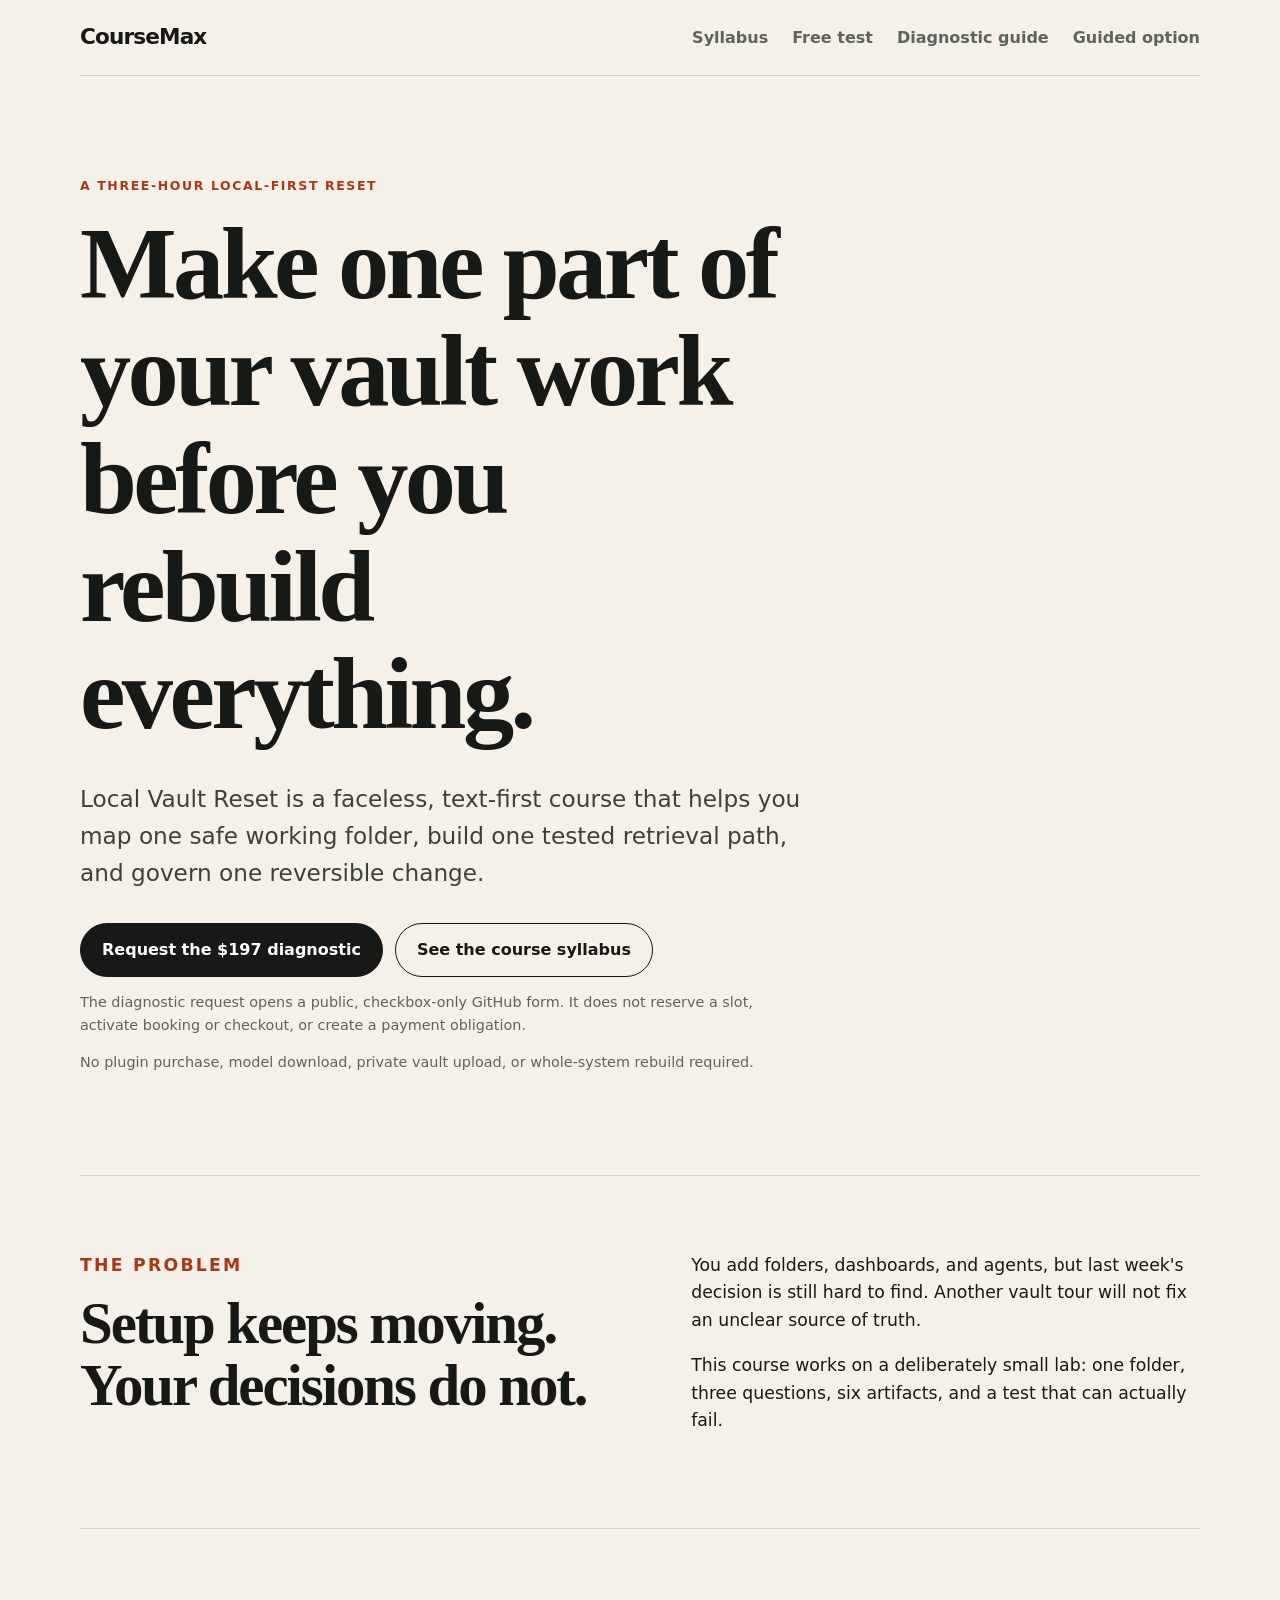
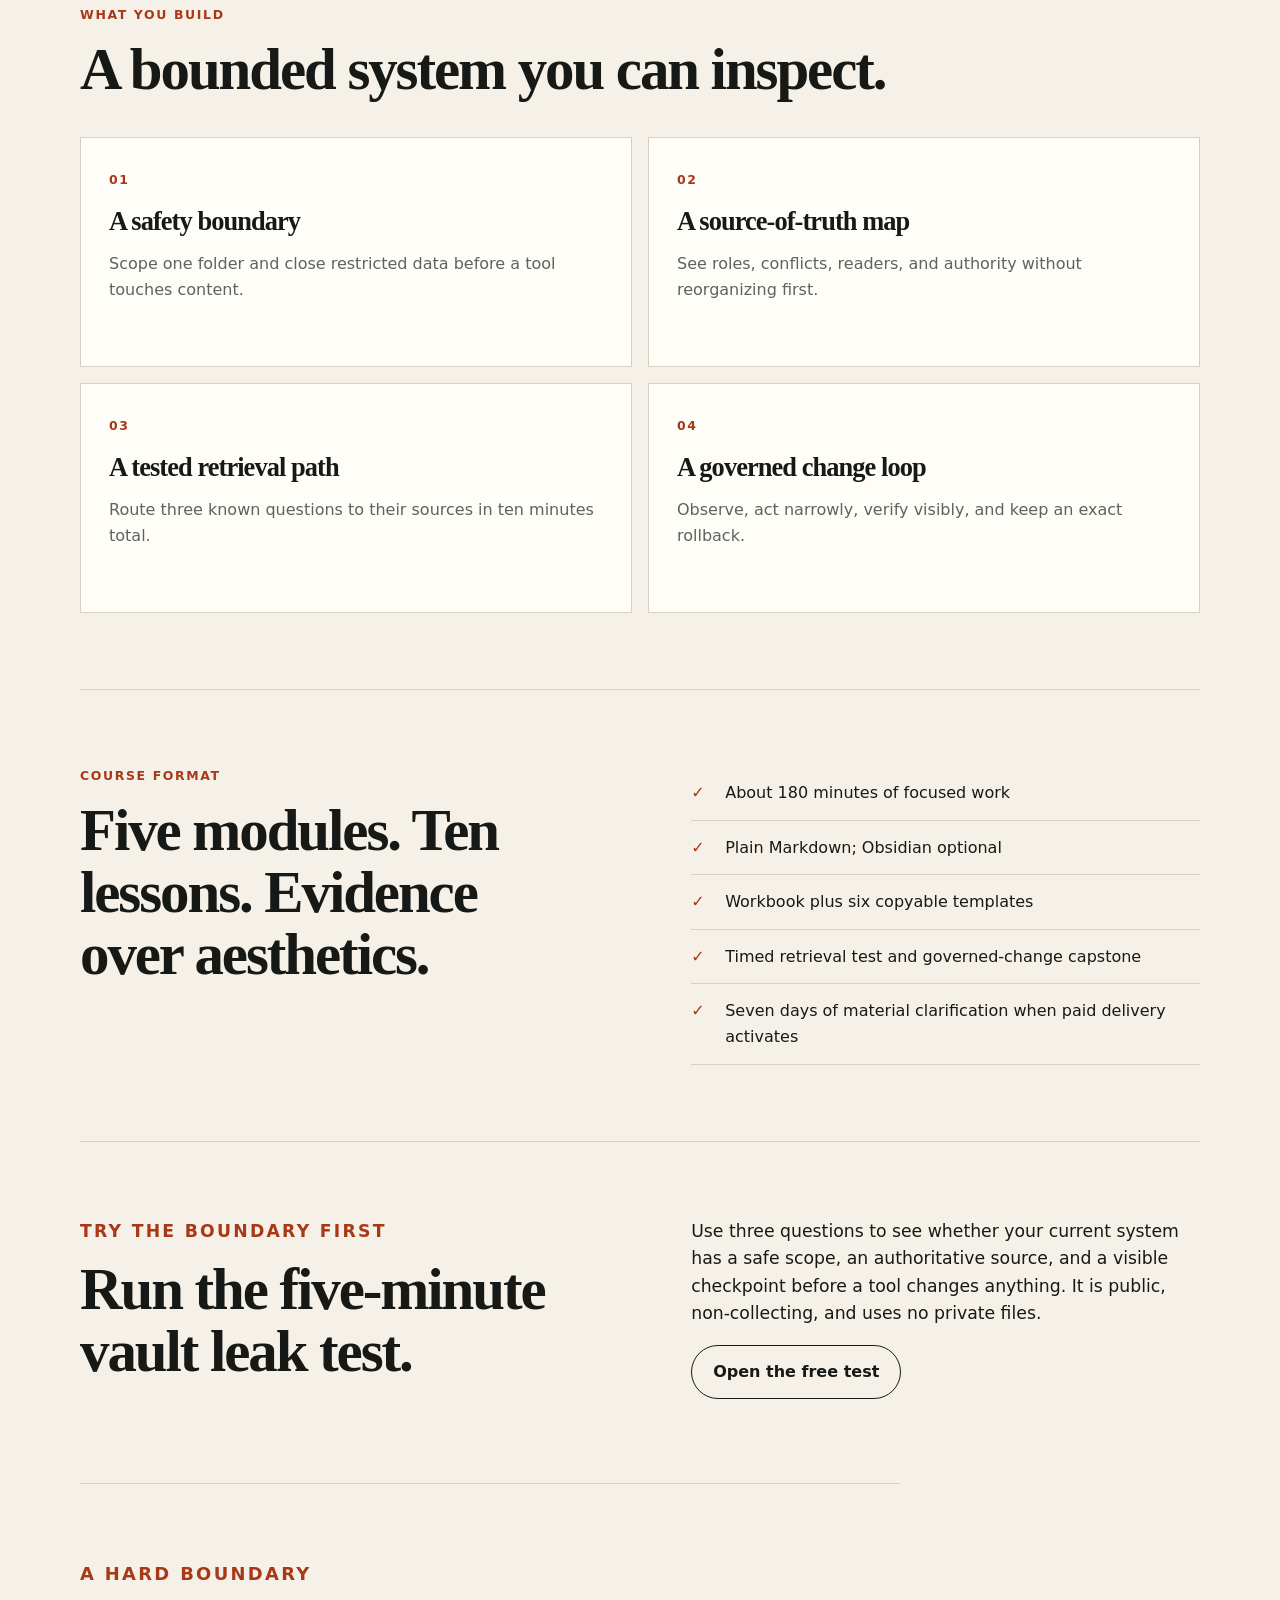
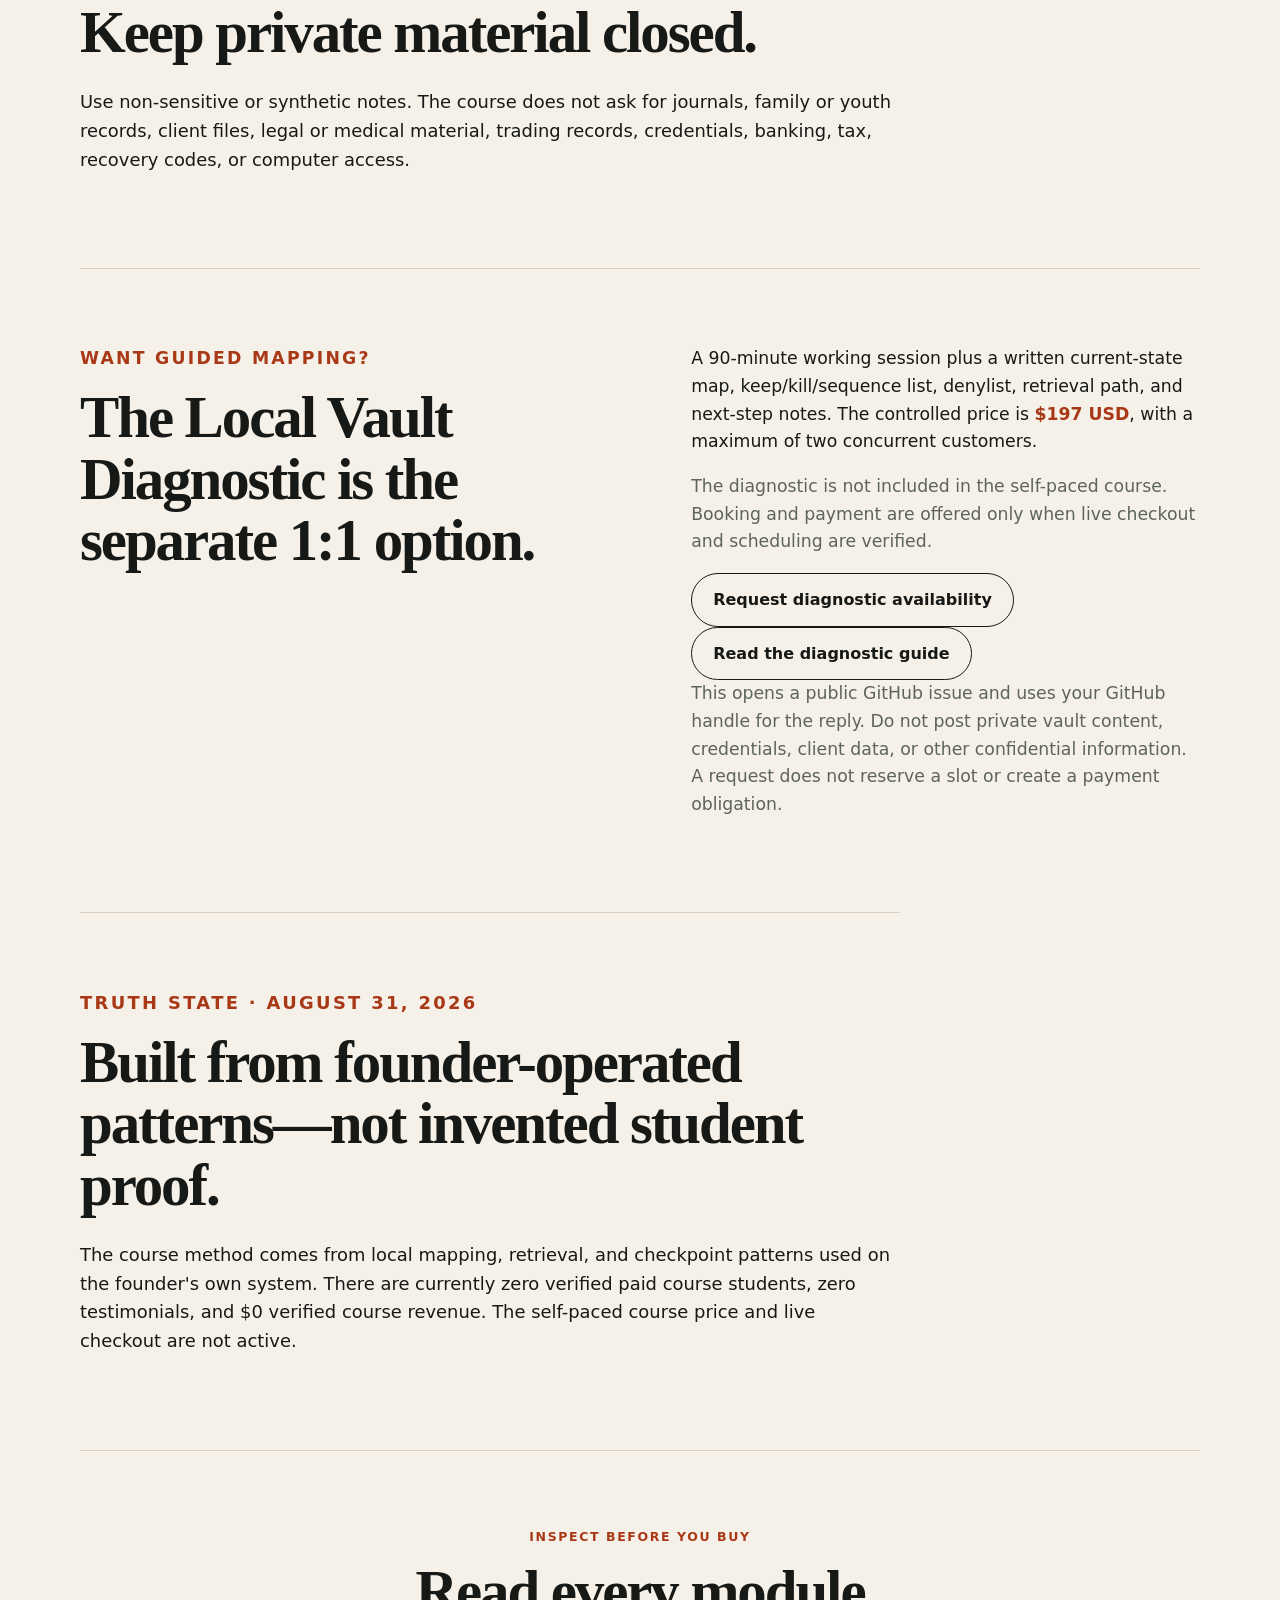
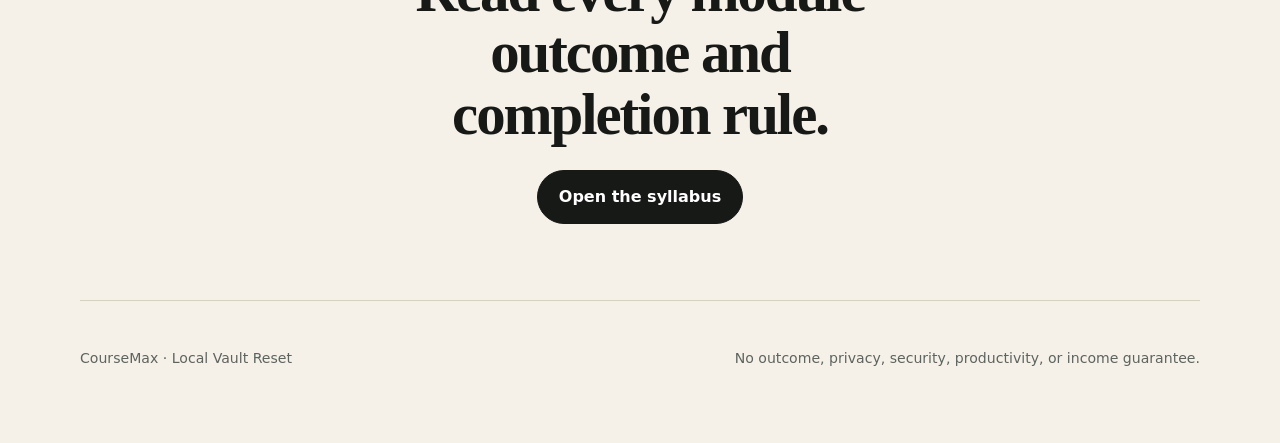
<file: index.html>
<!doctype html>
<html lang="en">
<head>
  <meta charset="utf-8">
  <meta name="viewport" content="width=device-width, initial-scale=1">
  <meta name="description" content="Local Vault Reset is a three-hour, text-first course for building one bounded retrieval path and governed change workflow.">
  <meta name="robots" content="index,follow">
  <link rel="canonical" href="https://nova-digital-jig.github.io/local-vault-reset/">
  <meta property="og:type" content="website">
  <meta property="og:url" content="https://nova-digital-jig.github.io/local-vault-reset/">
  <meta property="og:title" content="Local Vault Reset — CourseMax">
  <meta property="og:description" content="Local Vault Reset is a three-hour, text-first course for building one bounded retrieval path and governed change workflow.">
  <meta name="twitter:card" content="summary">
  <meta name="twitter:title" content="Local Vault Reset — CourseMax">
  <meta name="twitter:description" content="Local Vault Reset is a three-hour, text-first course for building one bounded retrieval path and governed change workflow.">
  <title>Local Vault Reset — CourseMax</title>
  <link rel="stylesheet" href="styles.css">
</head>
<body>
  <header class="site-header">
    <a class="brand" href="index.html" aria-label="CourseMax home">CourseMax</a>
    <nav aria-label="Primary navigation">
      <a href="syllabus.html">Syllabus</a>
      <a href="vault-leak-test.html">Free test</a>
      <a href="obsidian-vault-workflow-diagnostic.html">Diagnostic guide</a>
      <a href="#guided">Guided option</a>
    </nav>
  </header>

  <main>
    <section class="hero">
      <p class="eyebrow">A three-hour local-first reset</p>
      <h1>Make one part of your vault work before you rebuild everything.</h1>
      <p class="lede">Local Vault Reset is a faceless, text-first course that
        helps you map one safe working folder, build one tested retrieval path,
        and govern one reversible change.</p>
      <div class="actions">
        <a class="button primary" href="https://github.com/nova-digital-jig/local-vault-reset/issues/new?template=guided-diagnostic-interest.yml">Request the $197 diagnostic</a>
        <a class="button secondary" href="syllabus.html">See the course syllabus</a>
      </div>
      <p class="microcopy">The diagnostic request opens a public, checkbox-only
        GitHub form. It does not reserve a slot, activate booking or checkout,
        or create a payment obligation.</p>
      <p class="microcopy">No plugin purchase, model download, private vault
        upload, or whole-system rebuild required.</p>
    </section>

    <section class="problem grid" aria-labelledby="problem-title">
      <div>
        <p class="section-tag">The problem</p>
        <h2 id="problem-title">Setup keeps moving. Your decisions do not.</h2>
      </div>
      <div>
        <p>You add folders, dashboards, and agents, but last week's decision is
          still hard to find. Another vault tour will not fix an unclear source
          of truth.</p>
        <p>This course works on a deliberately small lab: one folder, three
          questions, six artifacts, and a test that can actually fail.</p>
      </div>
    </section>

    <section class="outcomes" aria-labelledby="outcomes-title">
      <p class="section-tag">What you build</p>
      <h2 id="outcomes-title">A bounded system you can inspect.</h2>
      <div class="cards">
        <article><span>01</span><h3>A safety boundary</h3><p>Scope one folder and close restricted data before a tool touches content.</p></article>
        <article><span>02</span><h3>A source-of-truth map</h3><p>See roles, conflicts, readers, and authority without reorganizing first.</p></article>
        <article><span>03</span><h3>A tested retrieval path</h3><p>Route three known questions to their sources in ten minutes total.</p></article>
        <article><span>04</span><h3>A governed change loop</h3><p>Observe, act narrowly, verify visibly, and keep an exact rollback.</p></article>
      </div>
    </section>

    <section class="split" aria-labelledby="format-title">
      <div>
        <p class="section-tag">Course format</p>
        <h2 id="format-title">Five modules. Ten lessons. Evidence over aesthetics.</h2>
      </div>
      <ul class="checklist">
        <li>About 180 minutes of focused work</li>
        <li>Plain Markdown; Obsidian optional</li>
        <li>Workbook plus six copyable templates</li>
        <li>Timed retrieval test and governed-change capstone</li>
        <li>Seven days of material clarification when paid delivery activates</li>
      </ul>
    </section>

    <section class="guided grid" aria-labelledby="test-title">
      <div>
        <p class="section-tag">Try the boundary first</p>
        <h2 id="test-title">Run the five-minute vault leak test.</h2>
      </div>
      <div>
        <p>Use three questions to see whether your current system has a safe
          scope, an authoritative source, and a visible checkpoint before a
          tool changes anything. It is public, non-collecting, and uses no
          private files.</p>
        <a class="button secondary" href="vault-leak-test.html">Open the free test</a>
      </div>
    </section>

    <section class="boundary" aria-labelledby="boundary-title">
      <p class="section-tag">A hard boundary</p>
      <h2 id="boundary-title">Keep private material closed.</h2>
      <p>Use non-sensitive or synthetic notes. The course does not ask for
        journals, family or youth records, client files, legal or medical
        material, trading records, credentials, banking, tax, recovery codes,
        or computer access.</p>
    </section>

    <section id="guided" class="guided grid" aria-labelledby="guided-title">
      <div>
        <p class="section-tag">Want guided mapping?</p>
        <h2 id="guided-title">The Local Vault Diagnostic is the separate 1:1 option.</h2>
      </div>
      <div>
        <p>A 90-minute working session plus a written current-state map,
          keep/kill/sequence list, denylist, retrieval path, and next-step notes.
          The controlled price is <strong>$197 USD</strong>, with a maximum of two
          concurrent customers.</p>
        <p class="microcopy">The diagnostic is not included in the self-paced
          course. Booking and payment are offered only when live checkout and
          scheduling are verified.</p>
        <a class="button secondary" href="https://github.com/nova-digital-jig/local-vault-reset/issues/new?template=guided-diagnostic-interest.yml">Request diagnostic availability</a>
        <a class="button secondary" href="obsidian-vault-workflow-diagnostic.html">Read the diagnostic guide</a>
        <p class="microcopy">This opens a public GitHub issue and uses your
          GitHub handle for the reply. Do not post private vault content,
          credentials, client data, or other confidential information. A request
          does not reserve a slot or create a payment obligation.</p>
      </div>
    </section>

    <section id="truth" class="truth" aria-labelledby="truth-title">
      <p class="section-tag">Truth state · August 31, 2026</p>
      <h2 id="truth-title">Built from founder-operated patterns—not invented student proof.</h2>
      <p>The course method comes from local mapping, retrieval, and checkpoint
        patterns used on the founder's own system. There are currently zero
        verified paid course students, zero testimonials, and $0 verified course
        revenue. The self-paced course price and live checkout are not active.</p>
    </section>

    <section class="final-cta" aria-labelledby="cta-title">
      <p class="section-tag">Inspect before you buy</p>
      <h2 id="cta-title">Read every module outcome and completion rule.</h2>
      <a class="button primary" href="syllabus.html">Open the syllabus</a>
    </section>
  </main>

  <footer>
    <p>CourseMax · Local Vault Reset</p>
    <p>No outcome, privacy, security, productivity, or income guarantee.</p>
  </footer>
</body>
</html>
</file>
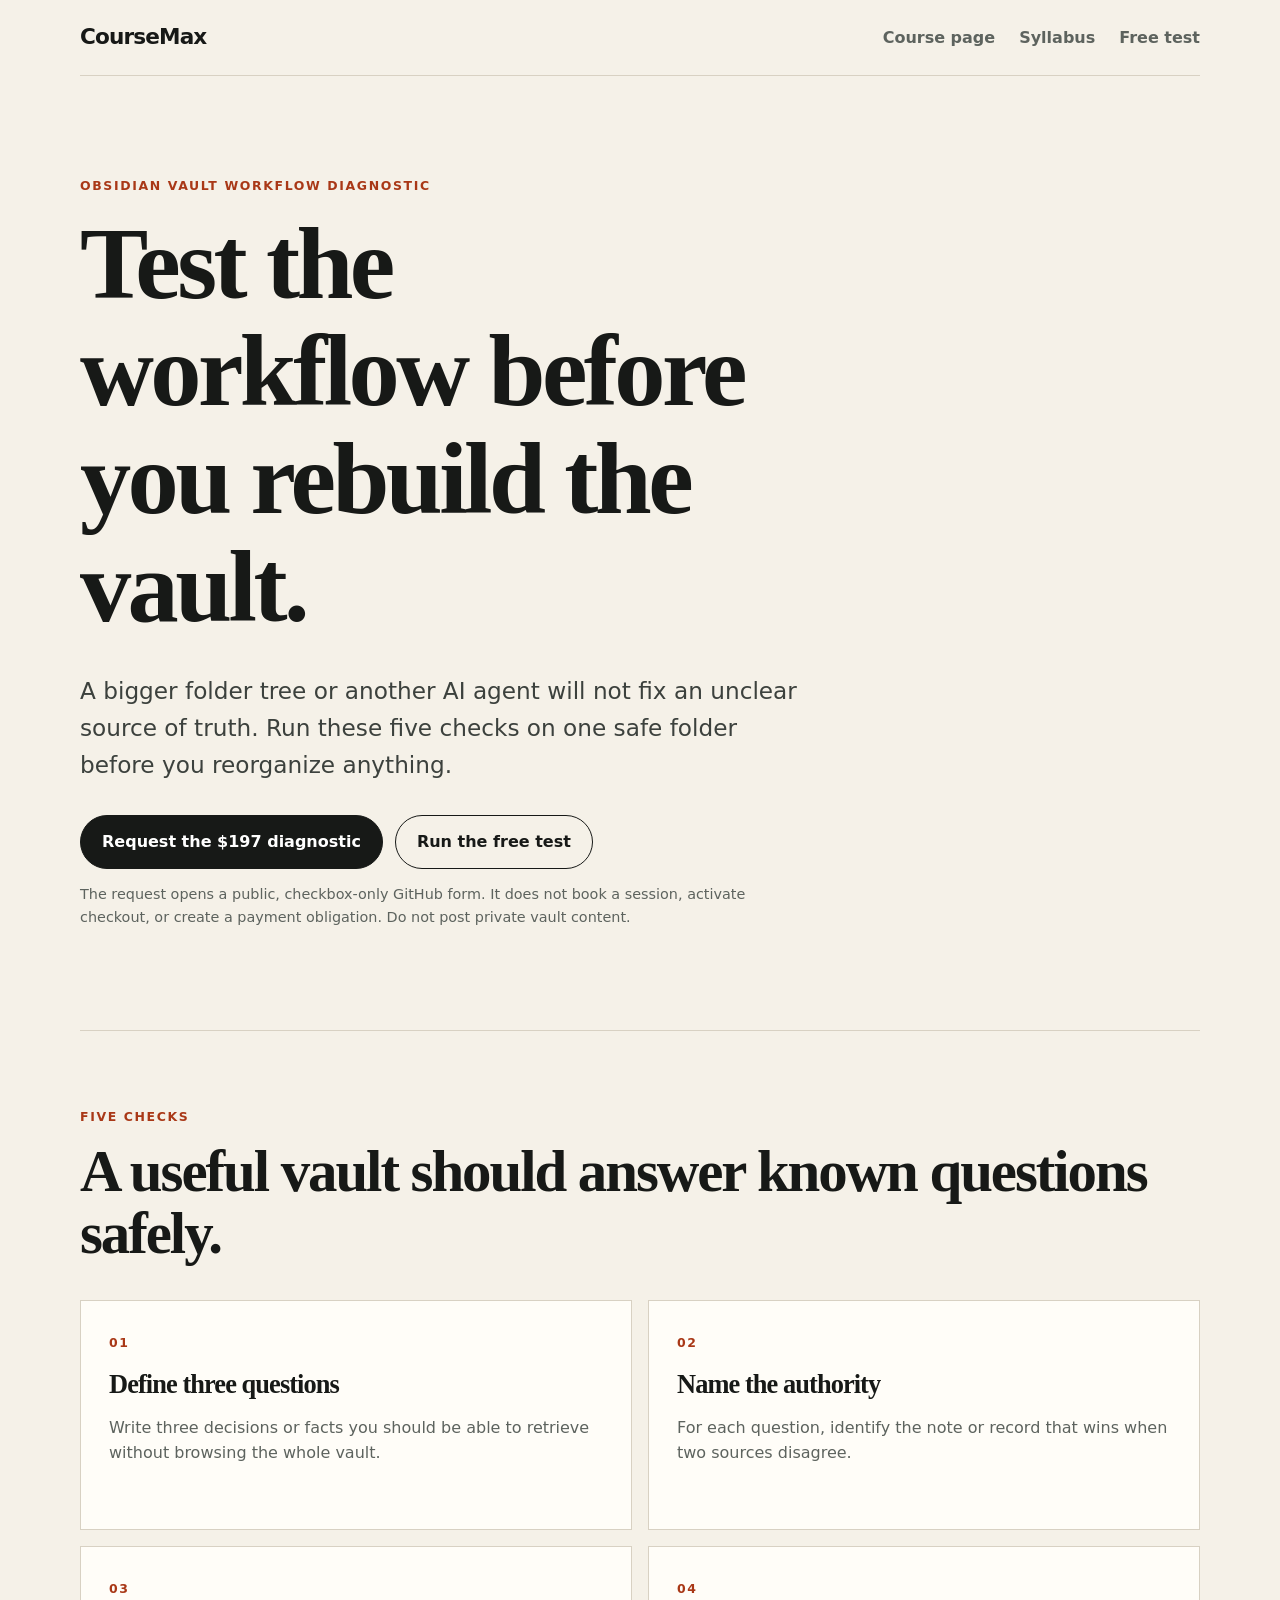
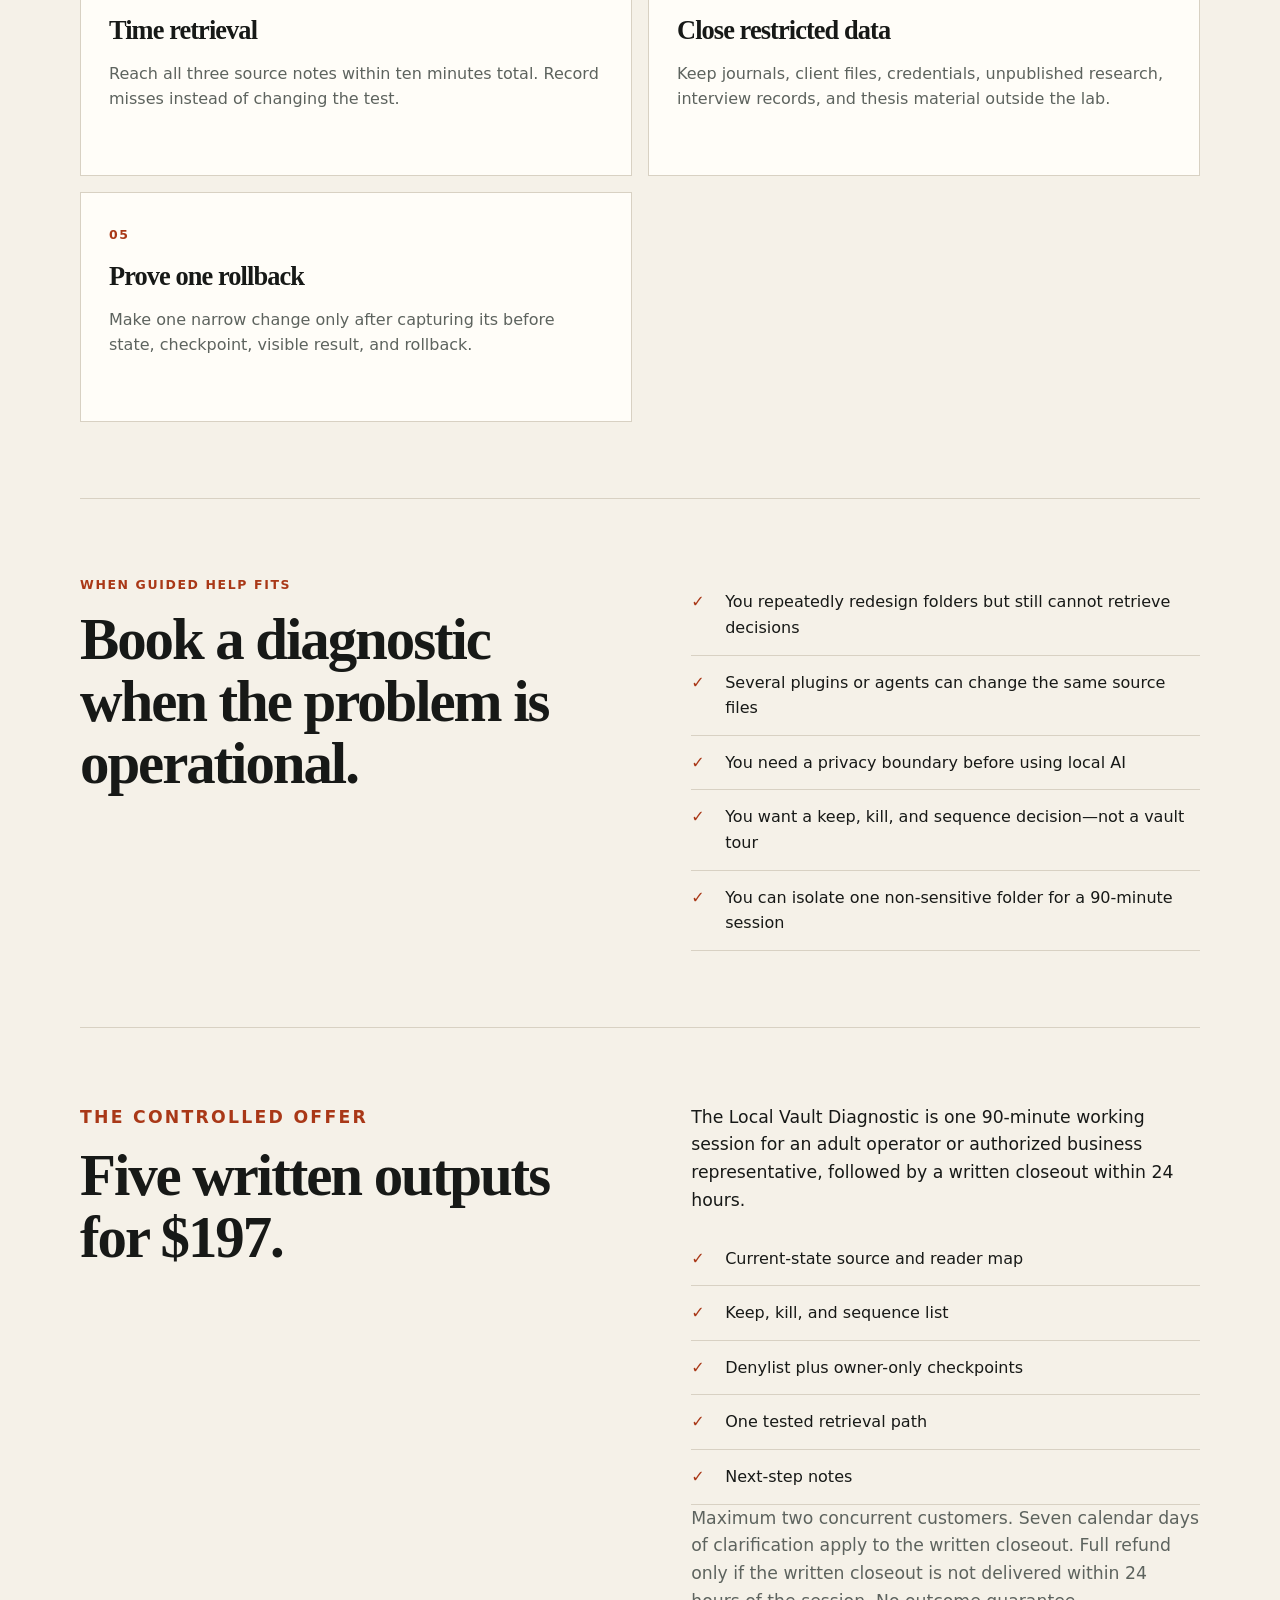
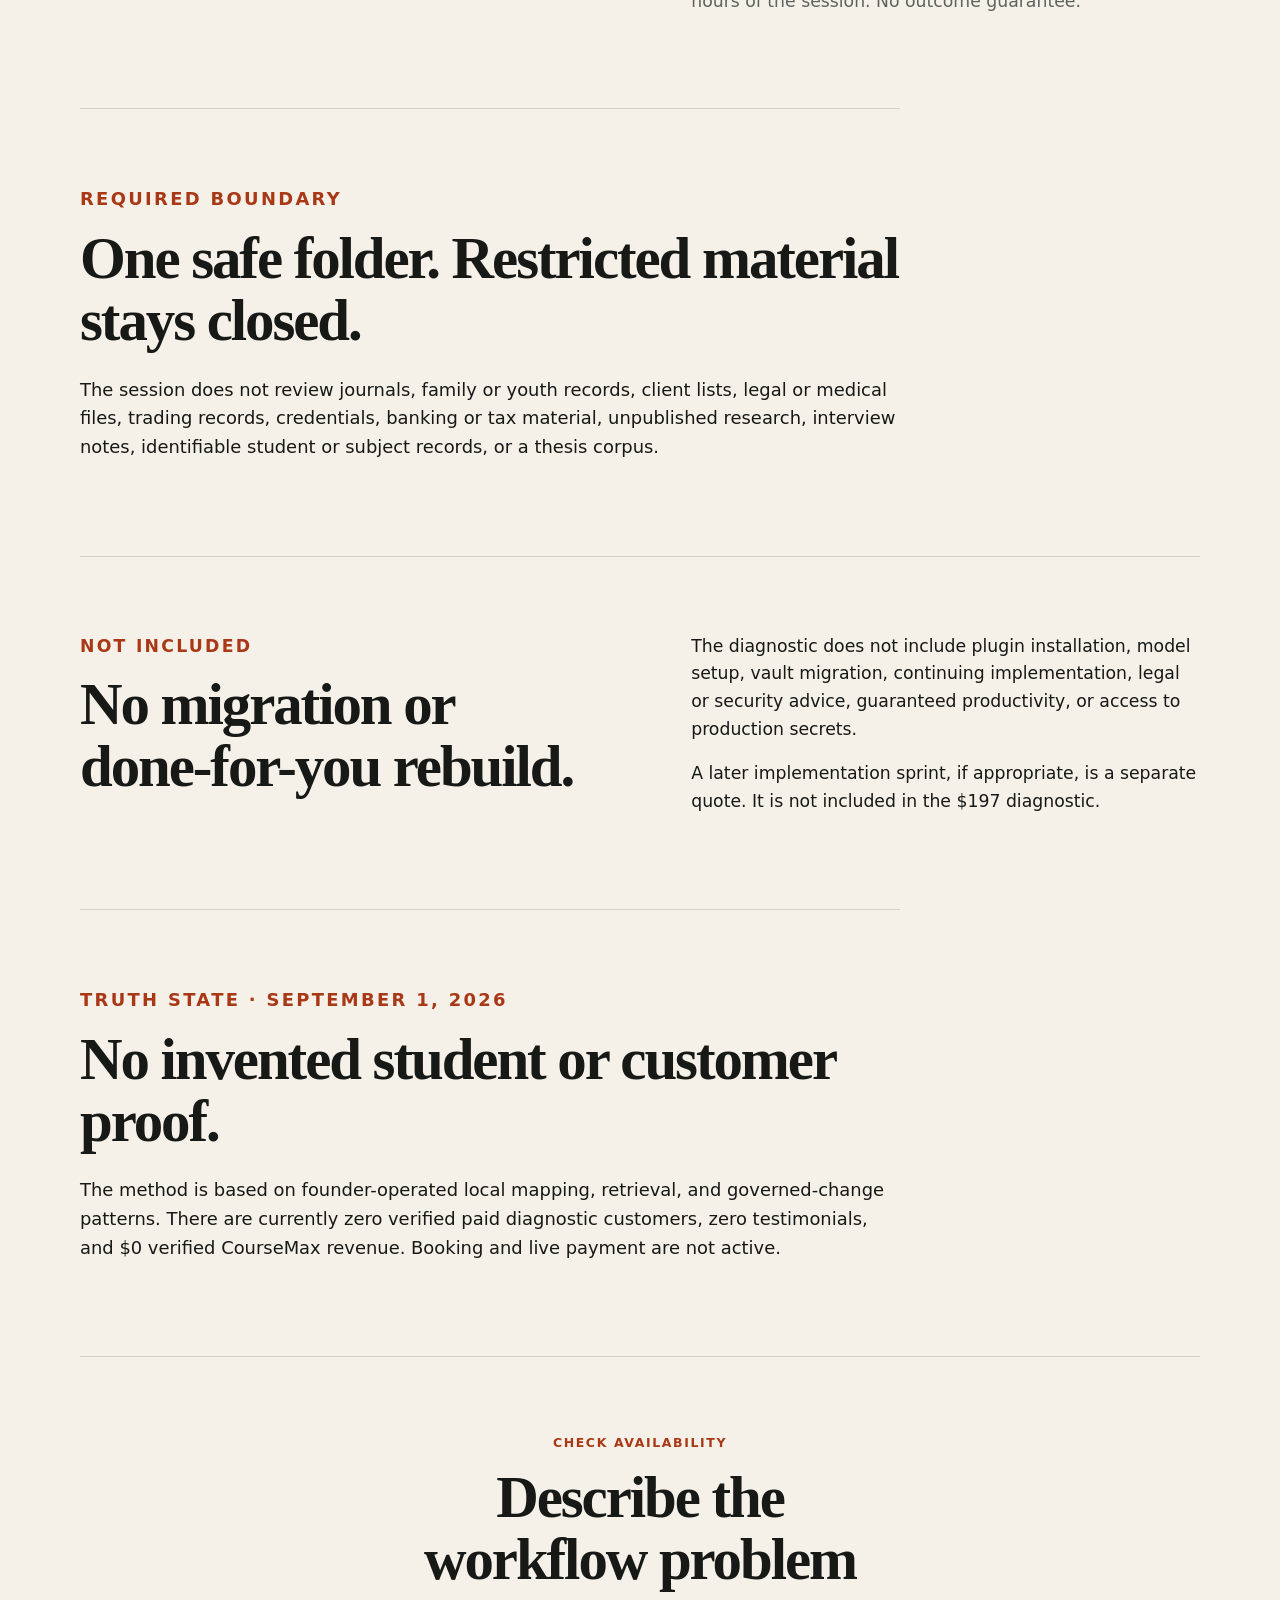
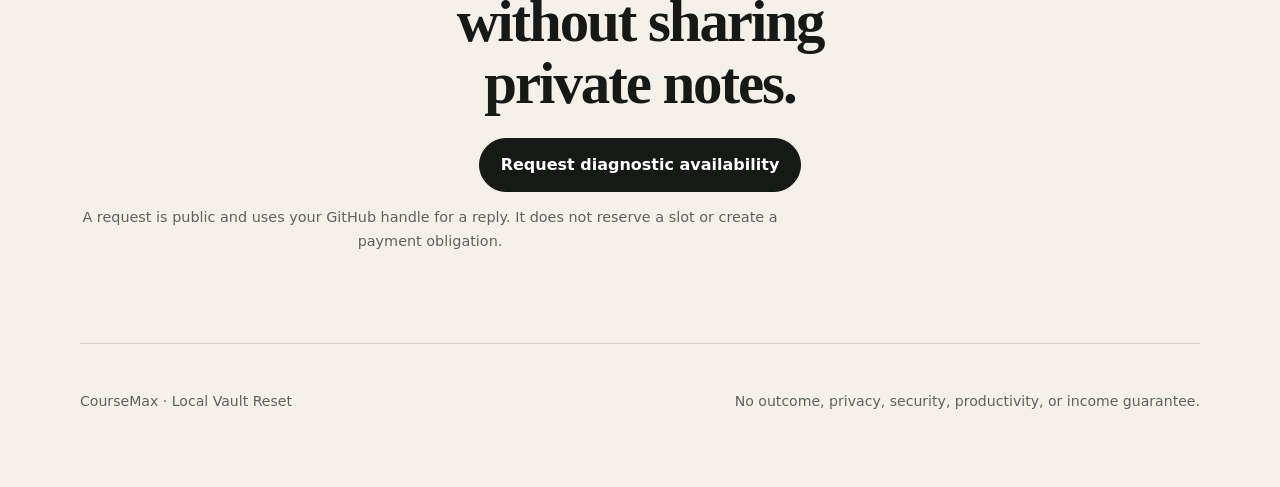
<file: obsidian-vault-workflow-diagnostic.html>
<!doctype html>
<html lang="en">
<head>
  <meta charset="utf-8">
  <meta name="viewport" content="width=device-width, initial-scale=1">
  <meta name="description" content="A practical Obsidian vault workflow diagnostic: five checks to run before reorganizing your notes or adding another AI tool.">
  <meta name="robots" content="index,follow">
  <link rel="canonical" href="https://nova-digital-jig.github.io/local-vault-reset/obsidian-vault-workflow-diagnostic.html">
  <meta property="og:type" content="article">
  <meta property="og:url" content="https://nova-digital-jig.github.io/local-vault-reset/obsidian-vault-workflow-diagnostic.html">
  <meta property="og:title" content="Obsidian vault workflow diagnostic — CourseMax">
  <meta property="og:description" content="Five checks to run before reorganizing your Obsidian vault or adding another AI tool.">
  <meta name="twitter:card" content="summary">
  <meta name="twitter:title" content="Obsidian vault workflow diagnostic — CourseMax">
  <meta name="twitter:description" content="Five checks to run before reorganizing your Obsidian vault or adding another AI tool.">
  <title>Obsidian vault workflow diagnostic — CourseMax</title>
  <link rel="stylesheet" href="styles.css">
</head>
<body>
  <header class="site-header">
    <a class="brand" href="index.html" aria-label="CourseMax home">CourseMax</a>
    <nav aria-label="Primary navigation">
      <a href="index.html">Course page</a>
      <a href="syllabus.html">Syllabus</a>
      <a href="vault-leak-test.html">Free test</a>
    </nav>
  </header>

  <main>
    <section class="page-intro">
      <p class="eyebrow">Obsidian vault workflow diagnostic</p>
      <h1>Test the workflow before you rebuild the vault.</h1>
      <p class="lede">A bigger folder tree or another AI agent will not fix an
        unclear source of truth. Run these five checks on one safe folder before
        you reorganize anything.</p>
      <div class="actions">
        <a class="button primary" href="https://github.com/nova-digital-jig/local-vault-reset/issues/new?template=guided-diagnostic-interest.yml">Request the $197 diagnostic</a>
        <a class="button secondary" href="vault-leak-test.html">Run the free test</a>
      </div>
      <p class="microcopy">The request opens a public, checkbox-only GitHub
        form. It does not book a session, activate checkout, or create a payment
        obligation. Do not post private vault content.</p>
    </section>

    <section class="outcomes" aria-labelledby="checks-title">
      <p class="section-tag">Five checks</p>
      <h2 id="checks-title">A useful vault should answer known questions safely.</h2>
      <div class="cards">
        <article><span>01</span><h3>Define three questions</h3><p>Write three decisions or facts you should be able to retrieve without browsing the whole vault.</p></article>
        <article><span>02</span><h3>Name the authority</h3><p>For each question, identify the note or record that wins when two sources disagree.</p></article>
        <article><span>03</span><h3>Time retrieval</h3><p>Reach all three source notes within ten minutes total. Record misses instead of changing the test.</p></article>
        <article><span>04</span><h3>Close restricted data</h3><p>Keep journals, client files, credentials, unpublished research, interview records, and thesis material outside the lab.</p></article>
        <article><span>05</span><h3>Prove one rollback</h3><p>Make one narrow change only after capturing its before state, checkpoint, visible result, and rollback.</p></article>
      </div>
    </section>

    <section class="split" aria-labelledby="fit-title">
      <div>
        <p class="section-tag">When guided help fits</p>
        <h2 id="fit-title">Book a diagnostic when the problem is operational.</h2>
      </div>
      <ul class="checklist">
        <li>You repeatedly redesign folders but still cannot retrieve decisions</li>
        <li>Several plugins or agents can change the same source files</li>
        <li>You need a privacy boundary before using local AI</li>
        <li>You want a keep, kill, and sequence decision—not a vault tour</li>
        <li>You can isolate one non-sensitive folder for a 90-minute session</li>
      </ul>
    </section>

    <section class="guided grid" aria-labelledby="deliverables-title">
      <div>
        <p class="section-tag">The controlled offer</p>
        <h2 id="deliverables-title">Five written outputs for $197.</h2>
      </div>
      <div>
        <p>The Local Vault Diagnostic is one 90-minute working session for an
          adult operator or authorized business representative, followed by a
          written closeout within 24 hours.</p>
        <ul class="checklist">
          <li>Current-state source and reader map</li>
          <li>Keep, kill, and sequence list</li>
          <li>Denylist plus owner-only checkpoints</li>
          <li>One tested retrieval path</li>
          <li>Next-step notes</li>
        </ul>
        <p class="microcopy">Maximum two concurrent customers. Seven calendar
          days of clarification apply to the written closeout. Full refund only
          if the written closeout is not delivered within 24 hours of the
          session. No outcome guarantee.</p>
      </div>
    </section>

    <section class="boundary" aria-labelledby="boundary-title">
      <p class="section-tag">Required boundary</p>
      <h2 id="boundary-title">One safe folder. Restricted material stays closed.</h2>
      <p>The session does not review journals, family or youth records, client
        lists, legal or medical files, trading records, credentials, banking or
        tax material, unpublished research, interview notes, identifiable
        student or subject records, or a thesis corpus.</p>
    </section>

    <section class="problem grid" aria-labelledby="excluded-title">
      <div>
        <p class="section-tag">Not included</p>
        <h2 id="excluded-title">No migration or done-for-you rebuild.</h2>
      </div>
      <div>
        <p>The diagnostic does not include plugin installation, model setup,
          vault migration, continuing implementation, legal or security advice,
          guaranteed productivity, or access to production secrets.</p>
        <p>A later implementation sprint, if appropriate, is a separate quote.
          It is not included in the $197 diagnostic.</p>
      </div>
    </section>

    <section class="truth" aria-labelledby="truth-title">
      <p class="section-tag">Truth state · September 1, 2026</p>
      <h2 id="truth-title">No invented student or customer proof.</h2>
      <p>The method is based on founder-operated local mapping, retrieval, and
        governed-change patterns. There are currently zero verified paid
        diagnostic customers, zero testimonials, and $0 verified CourseMax
        revenue. Booking and live payment are not active.</p>
    </section>

    <section class="final-cta" aria-labelledby="cta-title">
      <p class="section-tag">Check availability</p>
      <h2 id="cta-title">Describe the workflow problem without sharing private notes.</h2>
      <a class="button primary" href="https://github.com/nova-digital-jig/local-vault-reset/issues/new?template=guided-diagnostic-interest.yml">Request diagnostic availability</a>
      <p class="microcopy">A request is public and uses your GitHub handle for
        a reply. It does not reserve a slot or create a payment obligation.</p>
    </section>
  </main>

  <footer>
    <p>CourseMax · Local Vault Reset</p>
    <p>No outcome, privacy, security, productivity, or income guarantee.</p>
  </footer>
</body>
</html>
</file>
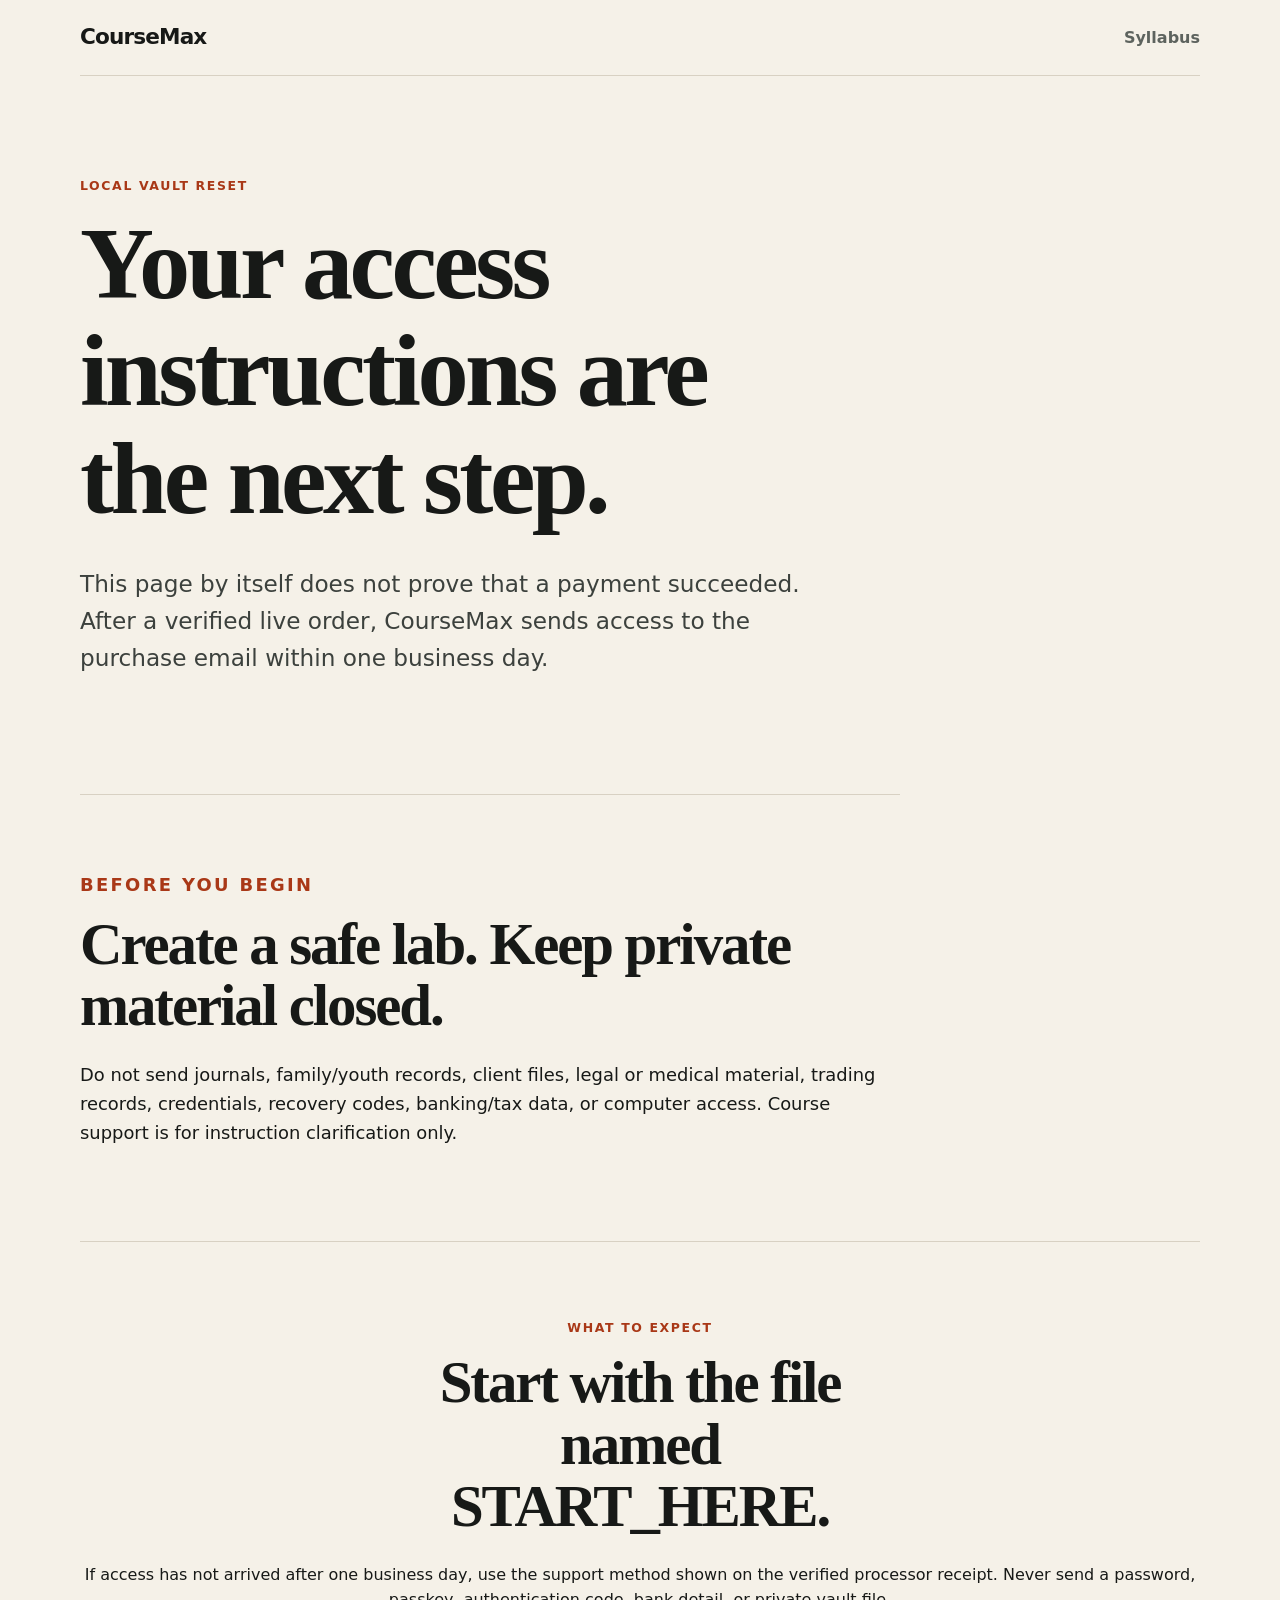
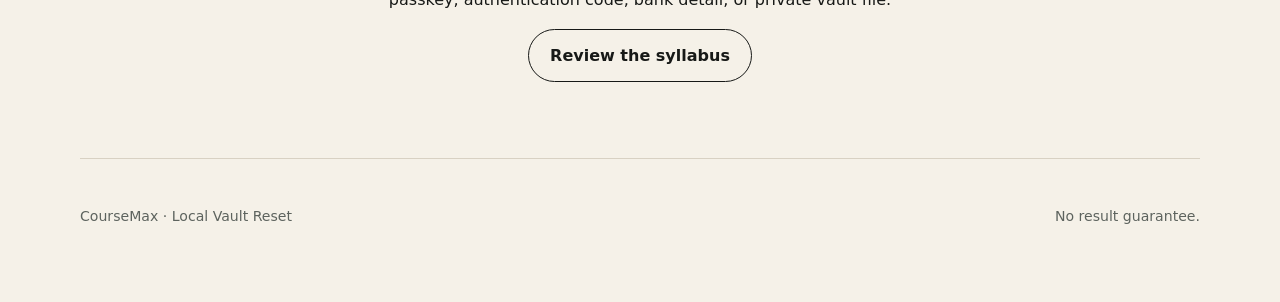
<file: order-received.html>
<!doctype html>
<html lang="en">
<head>
  <meta charset="utf-8">
  <meta name="viewport" content="width=device-width, initial-scale=1">
  <meta name="description" content="Local Vault Reset access and safety instructions after a verified order.">
  <meta name="robots" content="noindex,nofollow">
  <title>Order received — Local Vault Reset</title>
  <link rel="stylesheet" href="styles.css">
</head>
<body>
  <header class="site-header">
    <a class="brand" href="index.html">CourseMax</a>
    <nav aria-label="Primary navigation"><a href="syllabus.html">Syllabus</a></nav>
  </header>
  <main>
    <section class="page-intro">
      <p class="eyebrow">Local Vault Reset</p>
      <h1>Your access instructions are the next step.</h1>
      <p class="lede">This page by itself does not prove that a payment
        succeeded. After a verified live order, CourseMax sends access to the
        purchase email within one business day.</p>
    </section>
    <section class="boundary" aria-labelledby="safety-title">
      <p class="section-tag">Before you begin</p>
      <h2 id="safety-title">Create a safe lab. Keep private material closed.</h2>
      <p>Do not send journals, family/youth records, client files, legal or
        medical material, trading records, credentials, recovery codes,
        banking/tax data, or computer access. Course support is for instruction
        clarification only.</p>
    </section>
    <section class="final-cta" aria-labelledby="help-title">
      <p class="section-tag">What to expect</p>
      <h2 id="help-title">Start with the file named START_HERE.</h2>
      <p>If access has not arrived after one business day, use the support
        method shown on the verified processor receipt. Never send a password,
        passkey, authentication code, bank detail, or private vault file.</p>
      <a class="button secondary" href="syllabus.html">Review the syllabus</a>
    </section>
  </main>
  <footer><p>CourseMax · Local Vault Reset</p><p>No result guarantee.</p></footer>
</body>
</html>
</file>
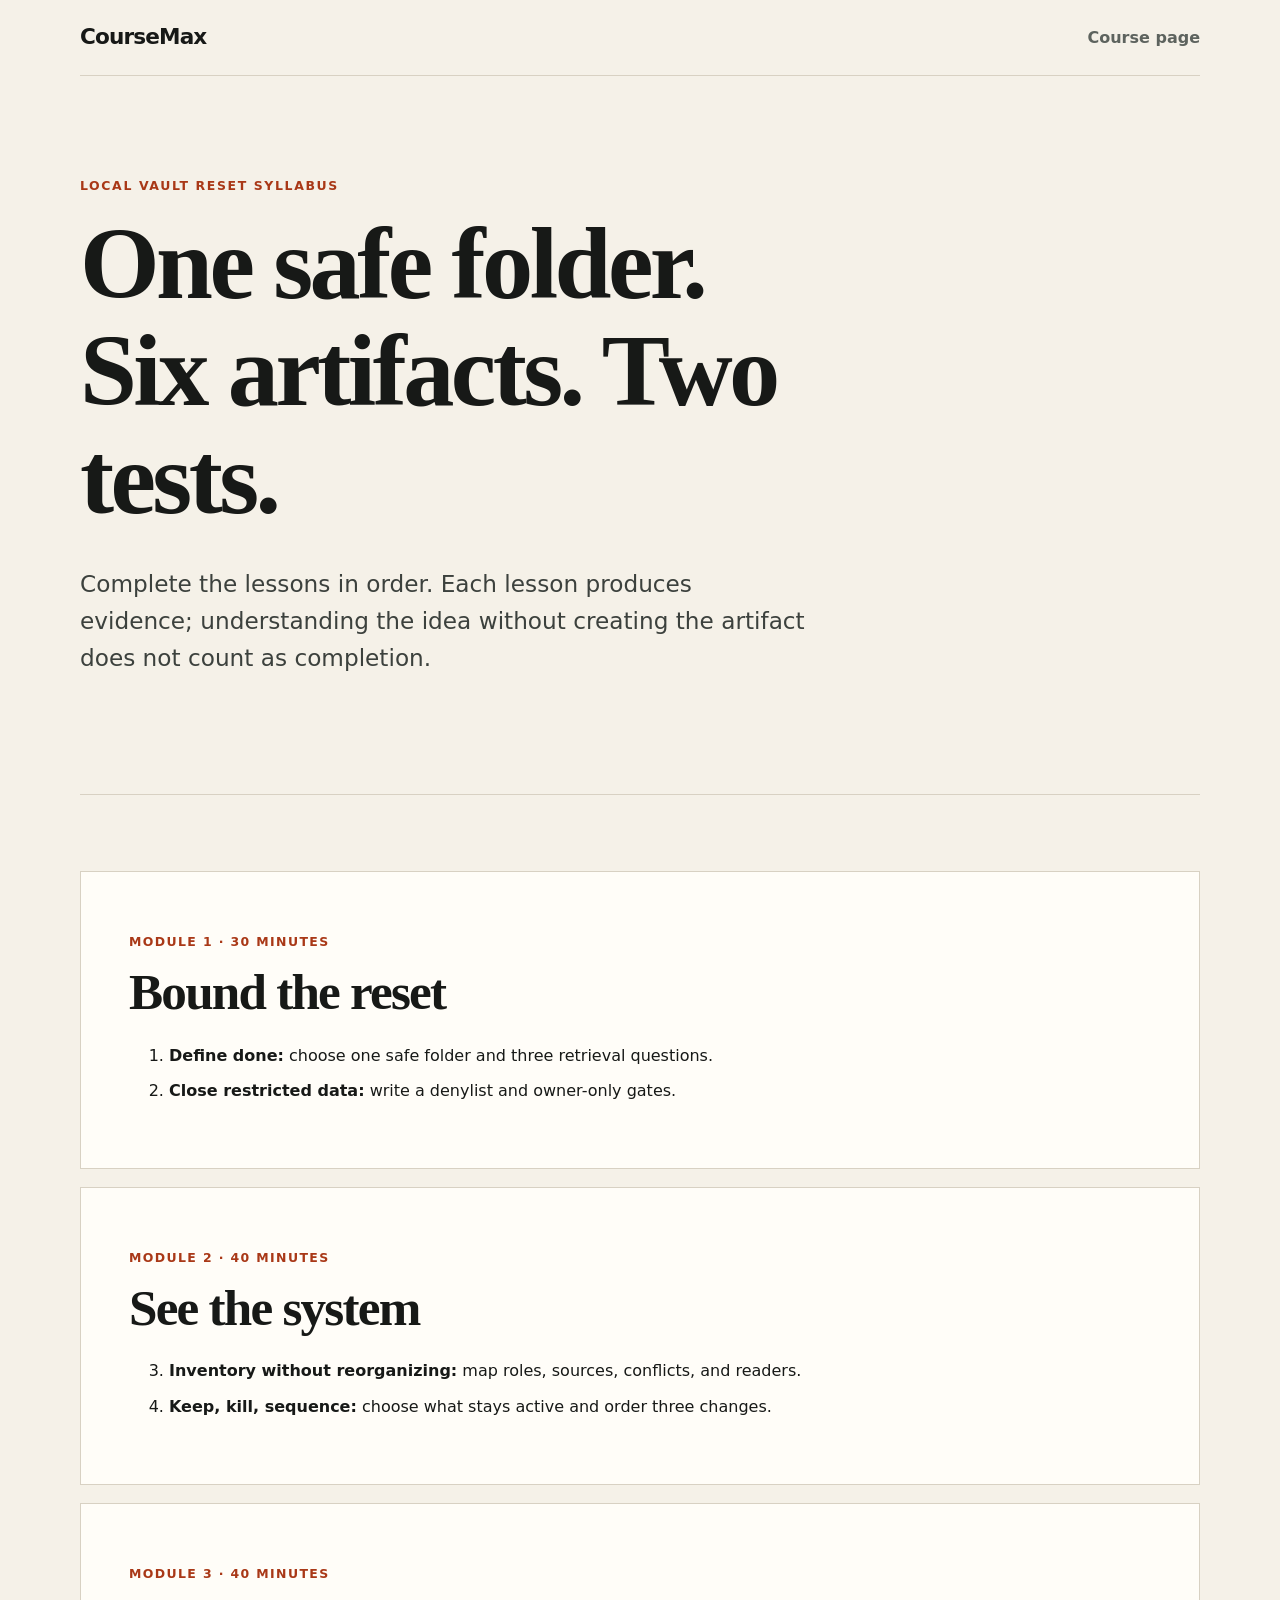
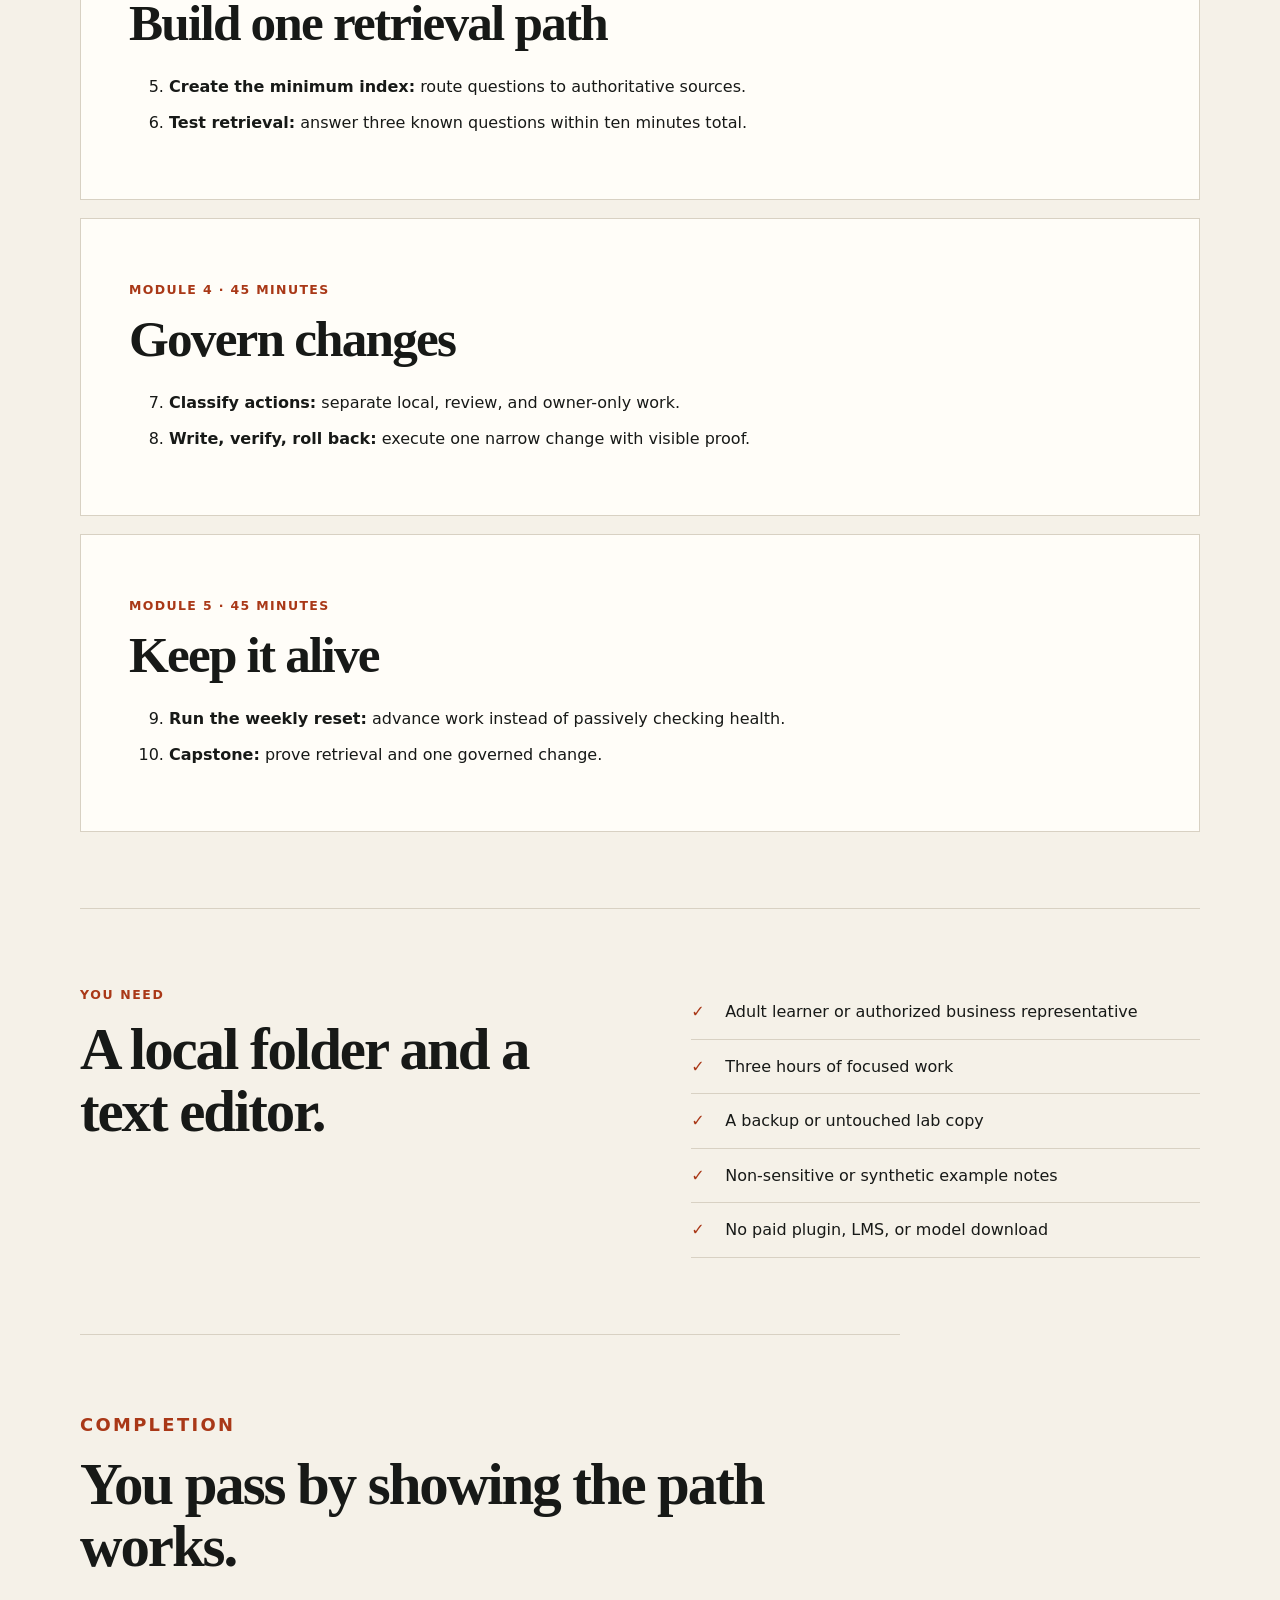
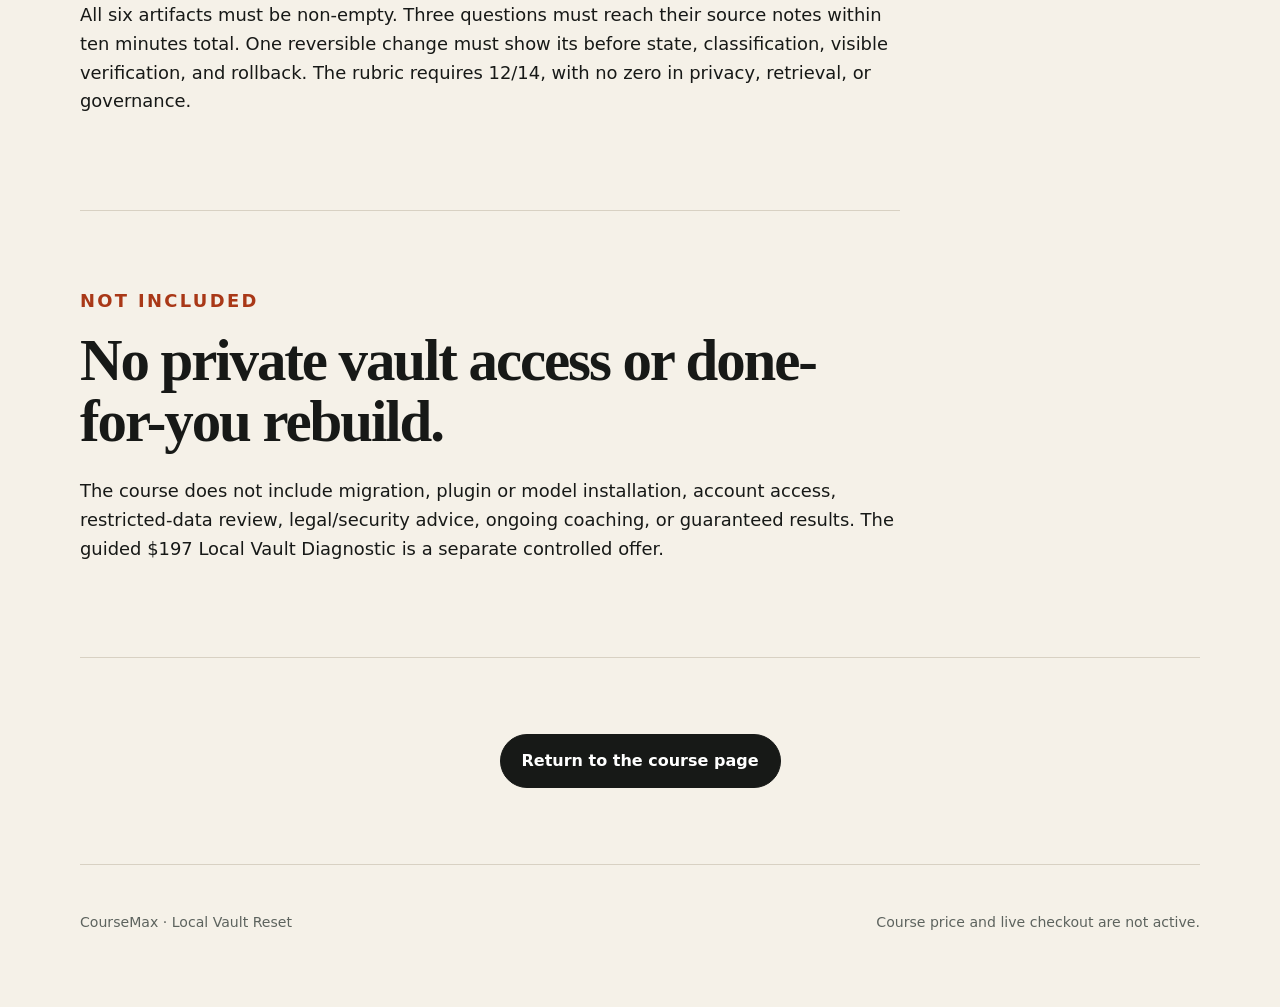
<file: syllabus.html>
<!doctype html>
<html lang="en">
<head>
  <meta charset="utf-8">
  <meta name="viewport" content="width=device-width, initial-scale=1">
  <meta name="description" content="The five-module, ten-lesson Local Vault Reset syllabus and completion standard.">
  <meta name="robots" content="index,follow">
  <title>Local Vault Reset syllabus — CourseMax</title>
  <link rel="stylesheet" href="styles.css">
</head>
<body>
  <header class="site-header">
    <a class="brand" href="index.html">CourseMax</a>
    <nav aria-label="Primary navigation"><a href="index.html">Course page</a></nav>
  </header>
  <main>
    <section class="page-intro">
      <p class="eyebrow">Local Vault Reset syllabus</p>
      <h1>One safe folder. Six artifacts. Two tests.</h1>
      <p class="lede">Complete the lessons in order. Each lesson produces
        evidence; understanding the idea without creating the artifact does not
        count as completion.</p>
    </section>

    <section class="module-list" aria-label="Course modules">
      <article class="module"><p>Module 1 · 30 minutes</p><h2>Bound the reset</h2><ol><li><strong>Define done:</strong> choose one safe folder and three retrieval questions.</li><li><strong>Close restricted data:</strong> write a denylist and owner-only gates.</li></ol></article>
      <article class="module"><p>Module 2 · 40 minutes</p><h2>See the system</h2><ol start="3"><li><strong>Inventory without reorganizing:</strong> map roles, sources, conflicts, and readers.</li><li><strong>Keep, kill, sequence:</strong> choose what stays active and order three changes.</li></ol></article>
      <article class="module"><p>Module 3 · 40 minutes</p><h2>Build one retrieval path</h2><ol start="5"><li><strong>Create the minimum index:</strong> route questions to authoritative sources.</li><li><strong>Test retrieval:</strong> answer three known questions within ten minutes total.</li></ol></article>
      <article class="module"><p>Module 4 · 45 minutes</p><h2>Govern changes</h2><ol start="7"><li><strong>Classify actions:</strong> separate local, review, and owner-only work.</li><li><strong>Write, verify, roll back:</strong> execute one narrow change with visible proof.</li></ol></article>
      <article class="module"><p>Module 5 · 45 minutes</p><h2>Keep it alive</h2><ol start="9"><li><strong>Run the weekly reset:</strong> advance work instead of passively checking health.</li><li><strong>Capstone:</strong> prove retrieval and one governed change.</li></ol></article>
    </section>

    <section class="requirements grid" aria-labelledby="requirements-title">
      <div><p class="section-tag">You need</p><h2 id="requirements-title">A local folder and a text editor.</h2></div>
      <ul class="checklist"><li>Adult learner or authorized business representative</li><li>Three hours of focused work</li><li>A backup or untouched lab copy</li><li>Non-sensitive or synthetic example notes</li><li>No paid plugin, LMS, or model download</li></ul>
    </section>

    <section class="completion" aria-labelledby="completion-title">
      <p class="section-tag">Completion</p>
      <h2 id="completion-title">You pass by showing the path works.</h2>
      <p>All six artifacts must be non-empty. Three questions must reach their
        source notes within ten minutes total. One reversible change must show
        its before state, classification, visible verification, and rollback.
        The rubric requires 12/14, with no zero in privacy, retrieval, or
        governance.</p>
    </section>

    <section class="boundary" aria-labelledby="not-included-title">
      <p class="section-tag">Not included</p>
      <h2 id="not-included-title">No private vault access or done-for-you rebuild.</h2>
      <p>The course does not include migration, plugin or model installation,
        account access, restricted-data review, legal/security advice, ongoing
        coaching, or guaranteed results. The guided $197 Local Vault Diagnostic
        is a separate controlled offer.</p>
    </section>

    <section class="final-cta"><a class="button primary" href="index.html">Return to the course page</a></section>
  </main>
  <footer><p>CourseMax · Local Vault Reset</p><p>Course price and live checkout are not active.</p></footer>
</body>
</html>
</file>
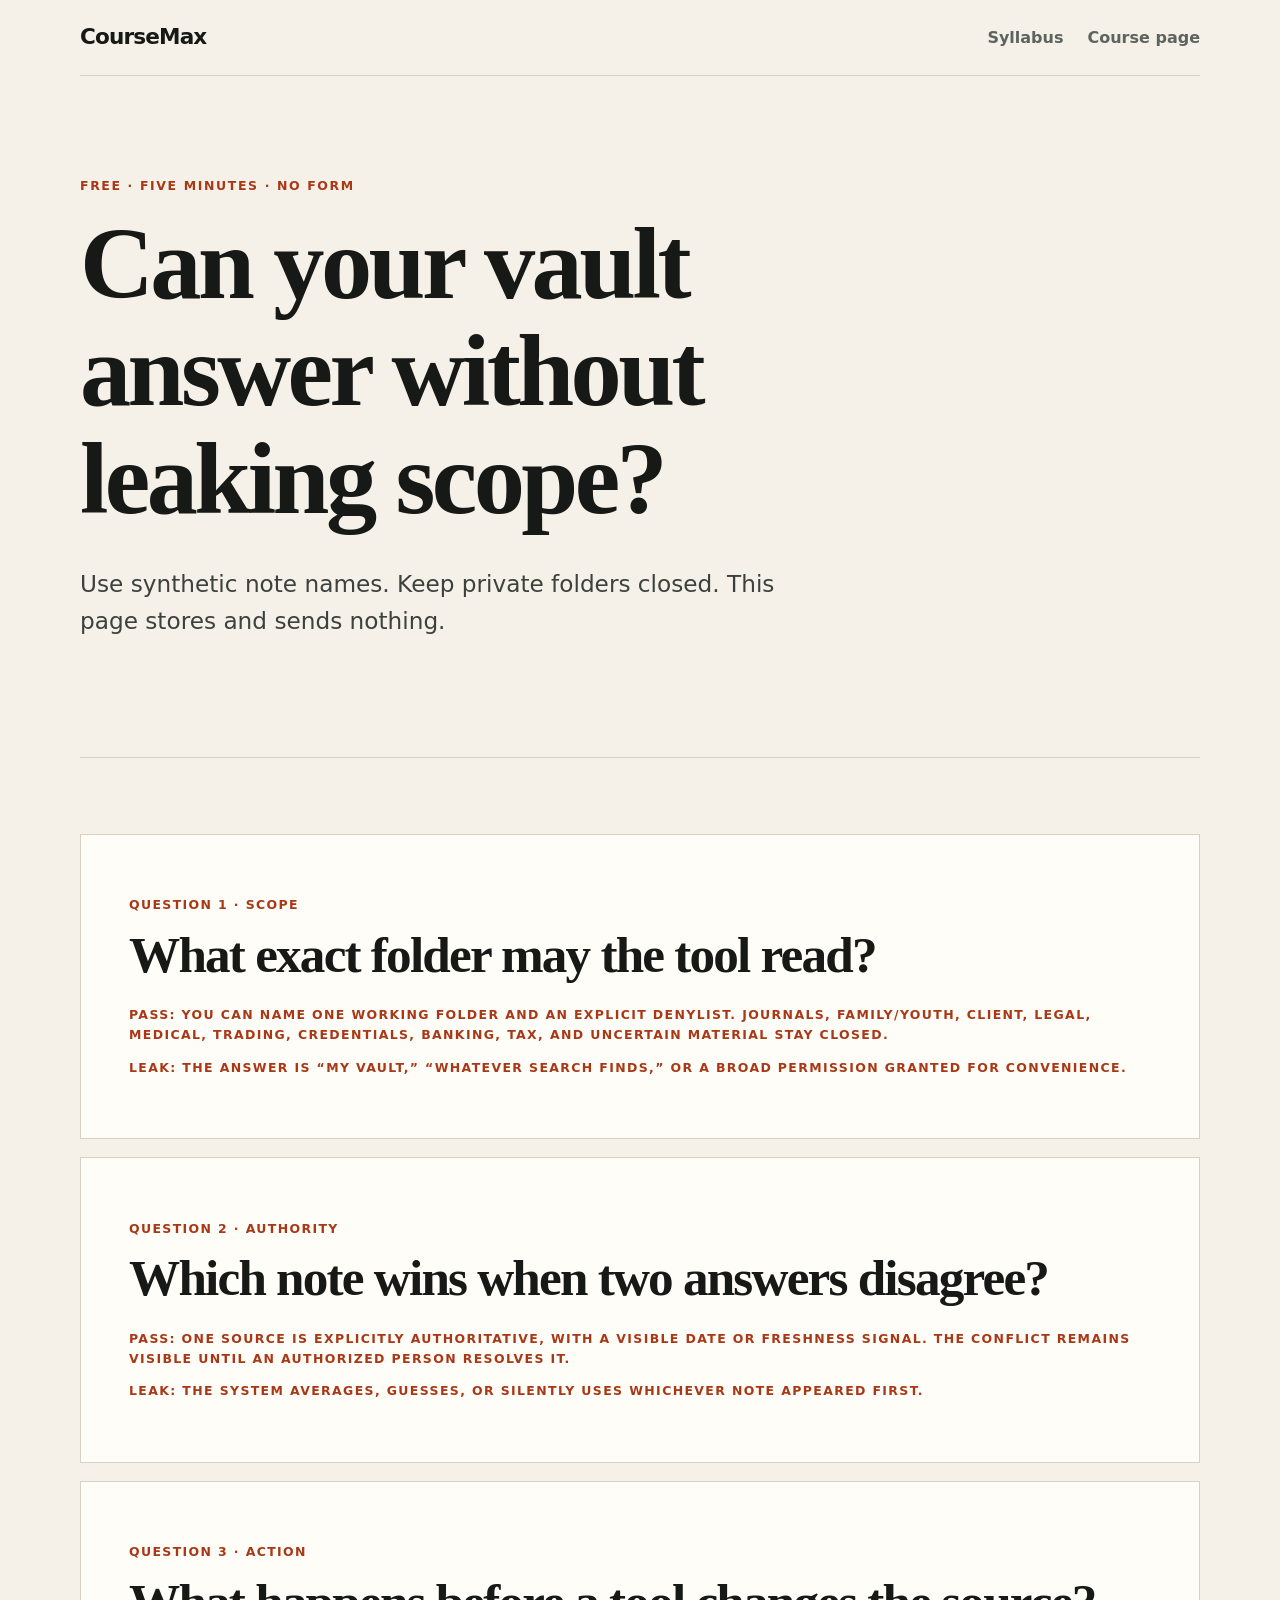
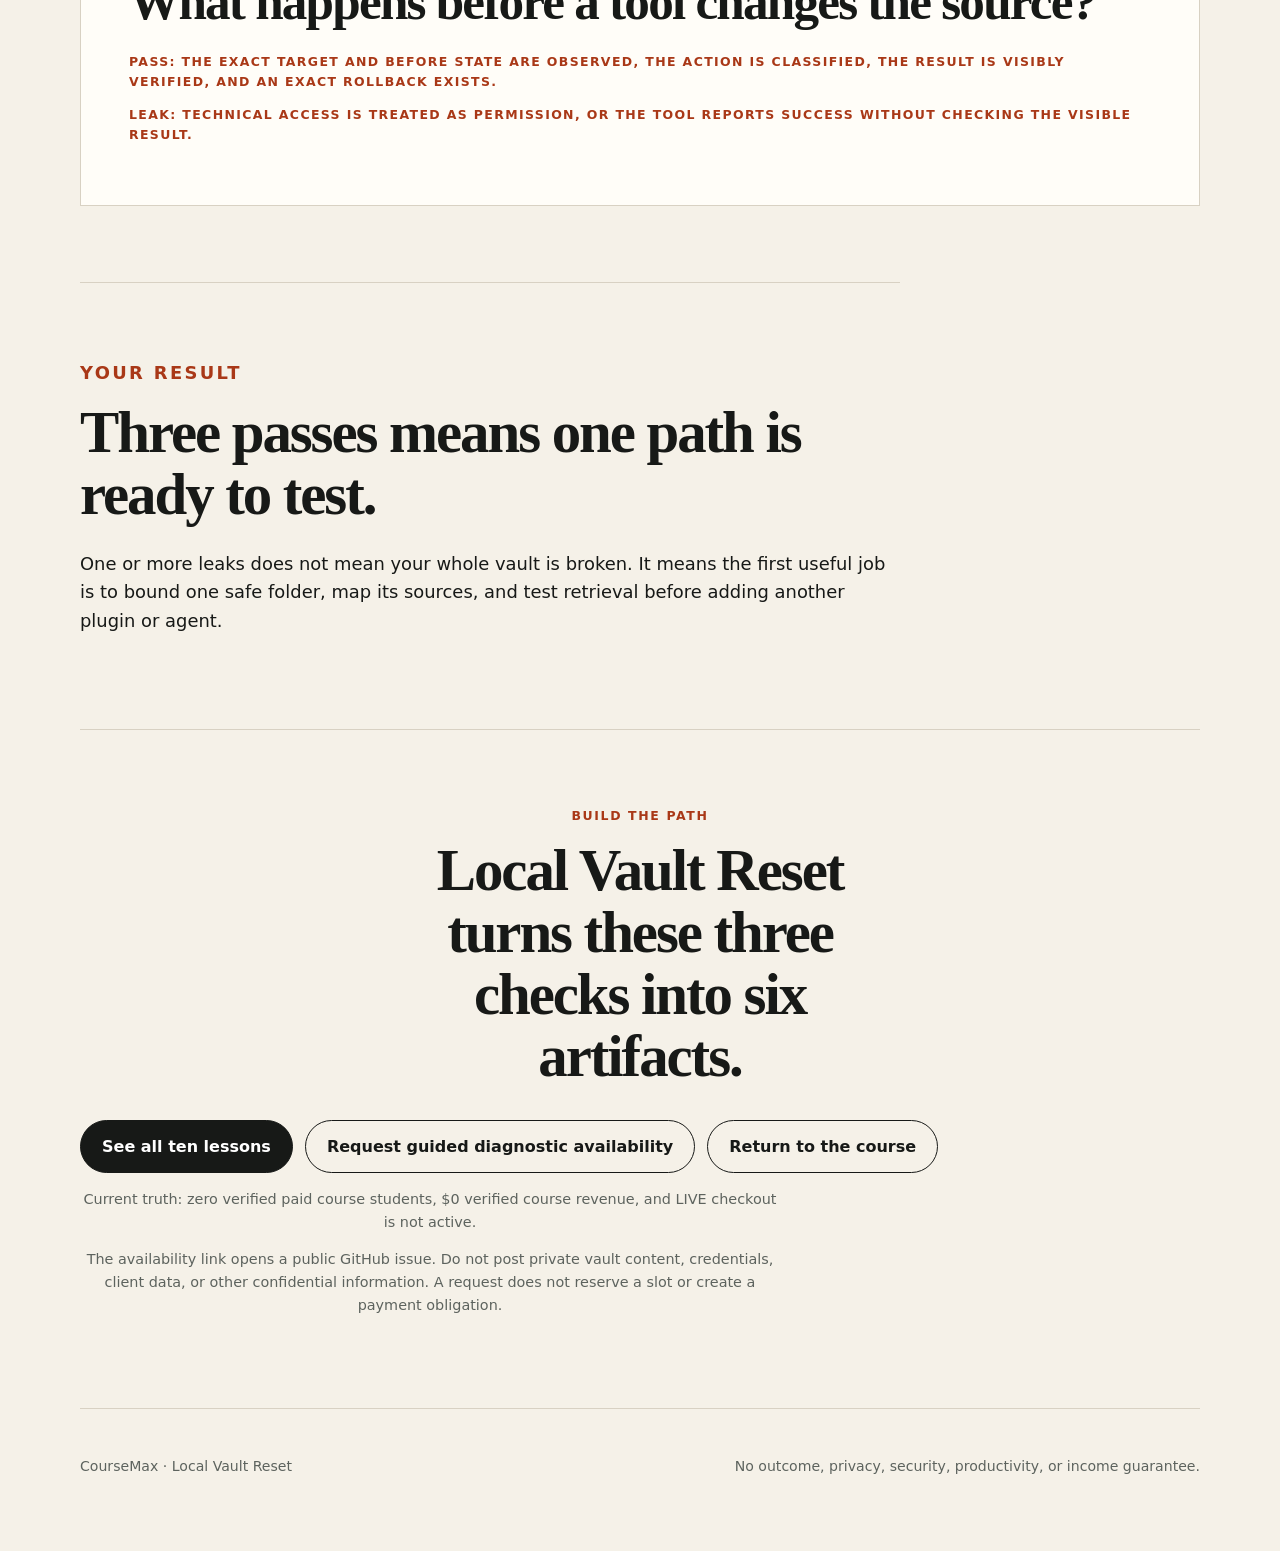
<file: vault-leak-test.html>
<!doctype html>
<html lang="en">
<head>
  <meta charset="utf-8">
  <meta name="viewport" content="width=device-width, initial-scale=1">
  <meta name="description" content="A five-minute, non-collecting test for vault scope, source authority, retrieval, and agent checkpoints.">
  <meta name="robots" content="index,follow">
  <title>Five-minute vault leak test — CourseMax</title>
  <link rel="stylesheet" href="styles.css">
</head>
<body>
  <header class="site-header">
    <a class="brand" href="index.html">CourseMax</a>
    <nav aria-label="Primary navigation">
      <a href="syllabus.html">Syllabus</a>
      <a href="index.html">Course page</a>
    </nav>
  </header>
  <main>
    <section class="page-intro">
      <p class="eyebrow">Free · five minutes · no form</p>
      <h1>Can your vault answer without leaking scope?</h1>
      <p class="lede">Use synthetic note names. Keep private folders closed.
        This page stores and sends nothing.</p>
    </section>

    <section class="module-list" aria-label="Vault leak test">
      <article class="module">
        <p>Question 1 · Scope</p>
        <h2>What exact folder may the tool read?</h2>
        <p><strong>Pass:</strong> You can name one working folder and an explicit
          denylist. Journals, family/youth, client, legal, medical, trading,
          credentials, banking, tax, and uncertain material stay closed.</p>
        <p><strong>Leak:</strong> The answer is “my vault,” “whatever search
          finds,” or a broad permission granted for convenience.</p>
      </article>

      <article class="module">
        <p>Question 2 · Authority</p>
        <h2>Which note wins when two answers disagree?</h2>
        <p><strong>Pass:</strong> One source is explicitly authoritative, with a
          visible date or freshness signal. The conflict remains visible until
          an authorized person resolves it.</p>
        <p><strong>Leak:</strong> The system averages, guesses, or silently uses
          whichever note appeared first.</p>
      </article>

      <article class="module">
        <p>Question 3 · Action</p>
        <h2>What happens before a tool changes the source?</h2>
        <p><strong>Pass:</strong> The exact target and before state are observed,
          the action is classified, the result is visibly verified, and an
          exact rollback exists.</p>
        <p><strong>Leak:</strong> Technical access is treated as permission, or
          the tool reports success without checking the visible result.</p>
      </article>
    </section>

    <section class="completion" aria-labelledby="score-title">
      <p class="section-tag">Your result</p>
      <h2 id="score-title">Three passes means one path is ready to test.</h2>
      <p>One or more leaks does not mean your whole vault is broken. It means
        the first useful job is to bound one safe folder, map its sources, and
        test retrieval before adding another plugin or agent.</p>
    </section>

    <section class="final-cta" aria-labelledby="next-title">
      <p class="section-tag">Build the path</p>
      <h2 id="next-title">Local Vault Reset turns these three checks into six artifacts.</h2>
      <div class="actions">
        <a class="button primary" href="syllabus.html">See all ten lessons</a>
        <a class="button secondary" href="https://github.com/nova-digital-jig/local-vault-reset/issues/new?template=guided-diagnostic-interest.yml">Request guided diagnostic availability</a>
        <a class="button secondary" href="index.html">Return to the course</a>
      </div>
      <p class="microcopy">Current truth: zero verified paid course students,
        $0 verified course revenue, and LIVE checkout is not active.</p>
      <p class="microcopy">The availability link opens a public GitHub issue.
        Do not post private vault content, credentials, client data, or other
        confidential information. A request does not reserve a slot or create
        a payment obligation.</p>
    </section>
  </main>
  <footer>
    <p>CourseMax · Local Vault Reset</p>
    <p>No outcome, privacy, security, productivity, or income guarantee.</p>
  </footer>
</body>
</html>
</file>
<file: styles.css>
:root {
  --ink: #171917;
  --muted: #5d635e;
  --paper: #f5f1e8;
  --card: #fffdf8;
  --accent: #e55d2f;
  --accent-dark: #a93817;
  --line: #d8d1c3;
  --green: #173f35;
  --max: 1120px;
}

* { box-sizing: border-box; }
html { scroll-behavior: smooth; }
body {
  margin: 0;
  color: var(--ink);
  background: var(--paper);
  font-family: Inter, ui-sans-serif, system-ui, -apple-system, BlinkMacSystemFont, "Segoe UI", sans-serif;
  line-height: 1.6;
}
a { color: inherit; }
.site-header, main, footer { width: min(calc(100% - 40px), var(--max)); margin-inline: auto; }
.site-header { display: flex; justify-content: space-between; align-items: center; min-height: 76px; border-bottom: 1px solid var(--line); }
.brand { font-weight: 850; letter-spacing: -.04em; text-decoration: none; font-size: 1.35rem; }
nav { display: flex; gap: 24px; }
nav a { color: var(--muted); font-weight: 650; text-decoration: none; }
nav a:hover, nav a:focus-visible { color: var(--accent-dark); }
.hero, .page-intro { padding: 100px 0 86px; max-width: 940px; }
.eyebrow, .section-tag { margin: 0 0 14px; color: var(--accent-dark); font-size: .78rem; font-weight: 850; letter-spacing: .13em; text-transform: uppercase; }
h1, h2, h3 { font-family: Georgia, "Times New Roman", serif; line-height: 1.05; letter-spacing: -.035em; }
h1 { font-size: clamp(3.1rem, 8vw, 6.7rem); margin: 0; max-width: 14ch; }
h2 { font-size: clamp(2.1rem, 4.6vw, 4.1rem); margin: 0 0 24px; }
h3 { font-size: 1.65rem; margin: 16px 0 10px; }
.lede { max-width: 730px; color: #3c413d; font-size: clamp(1.15rem, 2.1vw, 1.45rem); margin: 32px 0; }
.actions { display: flex; flex-wrap: wrap; gap: 12px; margin-top: 32px; }
.button { display: inline-block; border: 1px solid var(--ink); border-radius: 100px; padding: 13px 21px; font-weight: 800; text-decoration: none; }
.button.primary { color: white; background: var(--ink); }
.button.primary:hover, .button.primary:focus-visible { background: var(--green); }
.button.secondary { background: transparent; }
.microcopy { color: var(--muted); font-size: .9rem; max-width: 700px; }
section:not(.hero):not(.page-intro) { padding: 76px 0; border-top: 1px solid var(--line); }
.grid, .split { display: grid; grid-template-columns: 1fr 1fr; gap: clamp(36px, 8vw, 110px); align-items: start; }
.problem p, .guided p { margin-top: 0; font-size: 1.08rem; }
.cards { display: grid; grid-template-columns: repeat(2, 1fr); gap: 16px; margin-top: 36px; }
.cards article { background: var(--card); border: 1px solid var(--line); padding: 28px; min-height: 230px; }
.cards span { color: var(--accent-dark); font-weight: 850; font-size: .78rem; letter-spacing: .12em; }
.cards p { color: var(--muted); }
.checklist { list-style: none; padding: 0; margin: 0; }
.checklist li { padding: 14px 0 14px 34px; border-bottom: 1px solid var(--line); position: relative; }
.checklist li::before { content: "✓"; position: absolute; left: 0; color: var(--accent-dark); font-weight: 900; }
.boundary, .truth, .completion { max-width: 820px; }
.boundary p, .truth p, .completion p { font-size: 1.12rem; }
.guided strong { color: var(--accent-dark); }
.final-cta { text-align: center; }
.final-cta h2 { margin-inline: auto; max-width: 17ch; }
footer { border-top: 1px solid var(--line); display: flex; justify-content: space-between; gap: 20px; padding: 32px 0 60px; color: var(--muted); font-size: .88rem; }
.module-list { display: grid; gap: 18px; }
.module { background: var(--card); border: 1px solid var(--line); padding: clamp(26px, 5vw, 48px); }
.module > p { color: var(--accent-dark); font-size: .78rem; font-weight: 850; letter-spacing: .11em; text-transform: uppercase; }
.module h2 { font-size: clamp(2rem, 4vw, 3.2rem); }
.module li { margin: 10px 0; }

@media (max-width: 720px) {
  .site-header, main, footer { width: min(calc(100% - 28px), var(--max)); }
  .site-header { align-items: flex-start; padding: 20px 0; }
  nav { gap: 12px; flex-direction: column; text-align: right; }
  .hero, .page-intro { padding: 70px 0 60px; }
  h1 { font-size: clamp(3rem, 15vw, 5rem); }
  .grid, .split, .cards { grid-template-columns: 1fr; }
  section:not(.hero):not(.page-intro) { padding: 56px 0; }
  footer { flex-direction: column; }
}

@media (prefers-reduced-motion: reduce) { html { scroll-behavior: auto; } }
</file>
